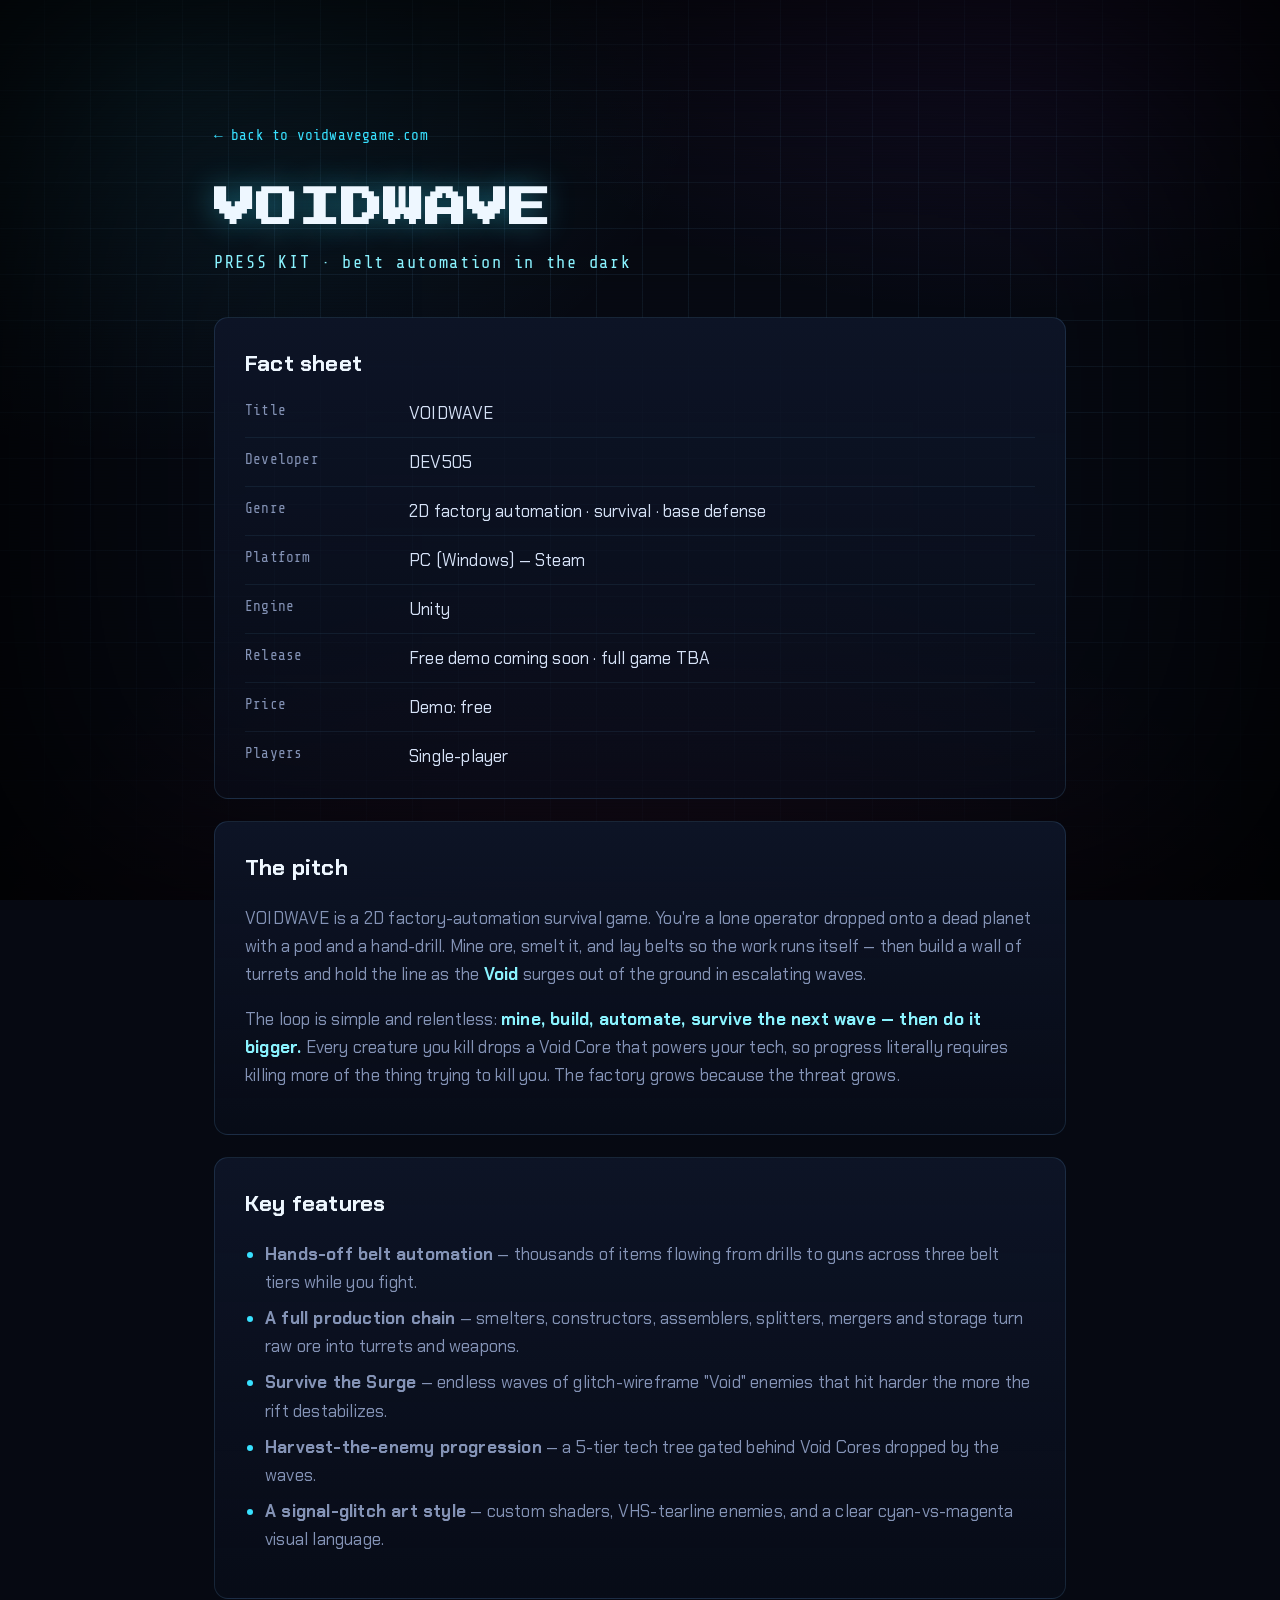
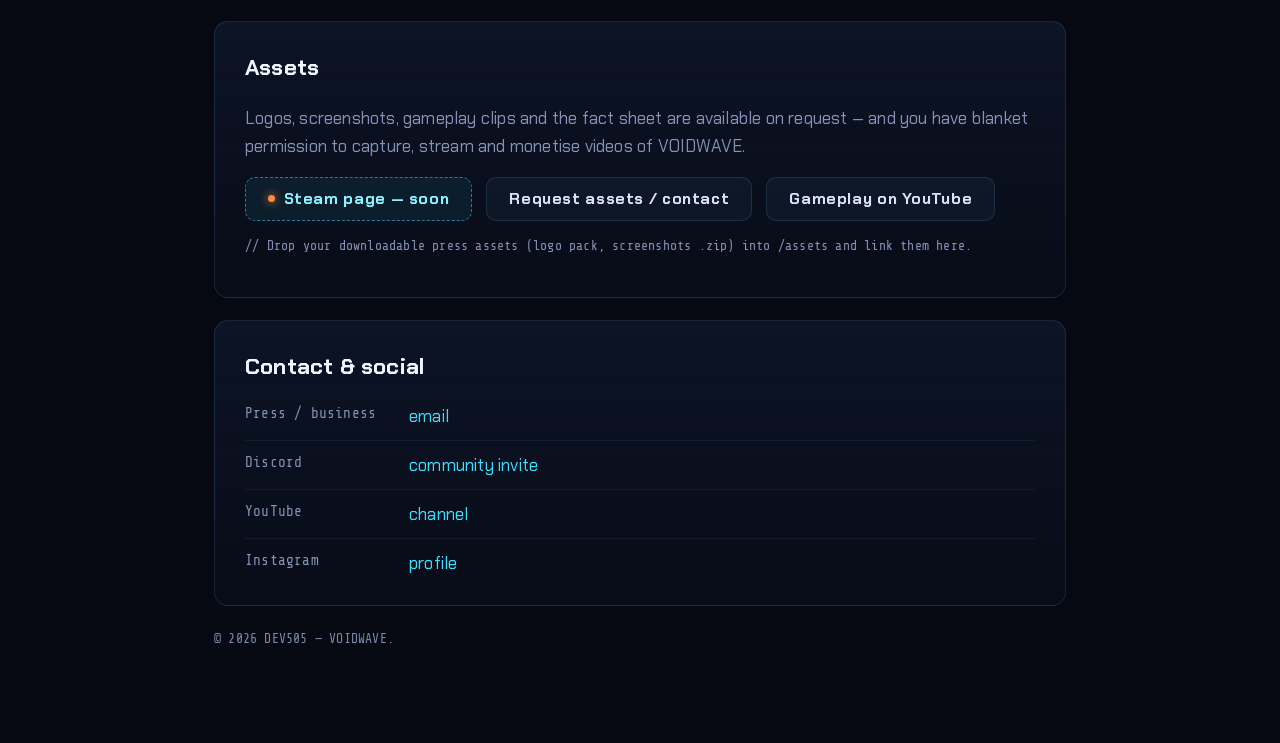
<file: presskit.html>
<!DOCTYPE html>
<html lang="en">
<head>
  <meta charset="UTF-8" />
  <meta name="viewport" content="width=device-width, initial-scale=1.0" />
  <title>VOIDWAVE — Press Kit</title>
  <meta name="description" content="Press kit for VOIDWAVE — a 2D factory-automation survival game. Fact sheet, description, features, and assets for press and content creators." />
  <meta name="theme-color" content="#060912" />
  <link rel="icon" type="image/svg+xml" href="assets/img/favicon.svg" />
  <link rel="preconnect" href="https://fonts.googleapis.com" />
  <link rel="preconnect" href="https://fonts.gstatic.com" crossorigin />
  <link href="https://fonts.googleapis.com/css2?family=Press+Start+2P&family=Chakra+Petch:wght@400;500;600;700&family=Share+Tech+Mono&display=swap" rel="stylesheet" />
  <link rel="stylesheet" href="css/style.css?v=202607012142" />
  <style>
    .pk-wrap { max-width: 900px; margin-inline: auto; padding: 120px 24px 80px; }
    .pk-back { font-family: var(--font-mono); color: var(--cyan); font-size: .9rem; }
    .pk-back:hover { color: var(--cyan-bri); }
    .pk-title { font-family: var(--font-disp); color: var(--white); font-size: clamp(1.6rem,5vw,2.6rem);
      margin: 26px 0 6px; text-shadow: 0 0 30px rgba(56,225,255,.4); }
    .pk-sub { font-family: var(--font-mono); color: var(--cyan-bri); letter-spacing: .1em; margin: 0 0 40px; }
    .pk-block { border: 1px solid var(--line); border-radius: var(--radius); padding: 28px 30px; margin-bottom: 22px;
      background: linear-gradient(180deg, var(--panel), rgba(10,15,29,.5)); }
    .pk-block h2 { font-family: var(--font-ui); font-weight: 700; color: var(--white); font-size: 1.4rem; margin: 0 0 16px; }
    .pk-facts { list-style: none; margin: 0; padding: 0; display: grid; gap: 10px; }
    .pk-facts li { display: grid; grid-template-columns: 150px 1fr; gap: 14px; border-top: 1px solid var(--line-soft); padding-top: 10px; }
    .pk-facts li:first-child { border-top: 0; padding-top: 0; }
    .pk-facts b { color: var(--muted); font-weight: 500; font-family: var(--font-mono); font-size: .9rem; }
    .pk-facts span { color: var(--text); }
    .pk-block p { color: var(--muted); }
    .pk-block p strong { color: var(--cyan-bri); }
    .pk-list { color: var(--muted); padding-left: 20px; }
    .pk-list li { margin-bottom: 8px; }
    .pk-list li::marker { color: var(--cyan); }
    .pk-assets { display: flex; gap: 14px; flex-wrap: wrap; }
    .pk-note { font-family: var(--font-mono); font-size: .82rem; color: var(--dim); margin-top: 14px; }
  </style>
</head>
<body>
  <div class="bg" aria-hidden="true">
    <div class="bg-grid"></div>
    <div class="bg-scanlines"></div>
    <div class="bg-vignette"></div>
  </div>

  <div class="pk-wrap">
    <a class="pk-back" href="index.html">← back to voidwavegame.com</a>
    <h1 class="pk-title">VOIDWAVE</h1>
    <p class="pk-sub">PRESS KIT · belt automation in the dark</p>

    <div class="pk-block">
      <h2>Fact sheet</h2>
      <ul class="pk-facts">
        <li><b>Title</b><span>VOIDWAVE</span></li>
        <li><b>Developer</b><span data-studio>DEV505</span></li>
        <li><b>Genre</b><span>2D factory automation · survival · base defense</span></li>
        <li><b>Platform</b><span>PC (Windows) — Steam</span></li>
        <li><b>Engine</b><span>Unity</span></li>
        <li><b>Release</b><span>Free demo coming soon · full game TBA</span></li>
        <li><b>Price</b><span>Demo: free</span></li>
        <li><b>Players</b><span>Single-player</span></li>
      </ul>
    </div>

    <div class="pk-block">
      <h2>The pitch</h2>
      <p>VOIDWAVE is a 2D factory-automation survival game. You're a lone operator dropped onto a
        dead planet with a pod and a hand-drill. Mine ore, smelt it, and lay belts so the work runs
        itself — then build a wall of turrets and hold the line as the <strong>Void</strong> surges
        out of the ground in escalating waves.</p>
      <p>The loop is simple and relentless: <strong>mine, build, automate, survive the next wave —
        then do it bigger.</strong> Every creature you kill drops a Void Core that powers your tech,
        so progress literally requires killing more of the thing trying to kill you. The factory
        grows because the threat grows.</p>
    </div>

    <div class="pk-block">
      <h2>Key features</h2>
      <ul class="pk-list">
        <li><strong>Hands-off belt automation</strong> — thousands of items flowing from drills to guns across three belt tiers while you fight.</li>
        <li><strong>A full production chain</strong> — smelters, constructors, assemblers, splitters, mergers and storage turn raw ore into turrets and weapons.</li>
        <li><strong>Survive the Surge</strong> — endless waves of glitch-wireframe "Void" enemies that hit harder the more the rift destabilizes.</li>
        <li><strong>Harvest-the-enemy progression</strong> — a 5-tier tech tree gated behind Void Cores dropped by the waves.</li>
        <li><strong>A signal-glitch art style</strong> — custom shaders, VHS-tearline enemies, and a clear cyan-vs-magenta visual language.</li>
      </ul>
    </div>

    <div class="pk-block">
      <h2>Assets</h2>
      <p>Logos, screenshots, gameplay clips and the fact sheet are available on request — and you have
        blanket permission to capture, stream and monetise videos of VOIDWAVE.</p>
      <div class="pk-assets">
        <a class="btn btn-primary" data-link="steam" data-soon="Steam page — soon" href="#" target="_blank" rel="noopener"><span class="btn-label">Steam page</span></a>
        <a class="btn btn-ghost" data-link="press" href="#">Request assets / contact</a>
        <a class="btn btn-ghost" data-link="youtube" href="#" target="_blank" rel="noopener">Gameplay on YouTube</a>
      </div>
      <p class="pk-note">// Drop your downloadable press assets (logo pack, screenshots .zip) into /assets and link them here.</p>
    </div>

    <div class="pk-block">
      <h2>Contact &amp; social</h2>
      <ul class="pk-facts">
        <li><b>Press / business</b><span><a data-link="press" href="#" style="color:var(--cyan)">email</a></span></li>
        <li><b>Discord</b><span><a data-link="discord" href="#" target="_blank" rel="noopener" style="color:var(--cyan)">community invite</a></span></li>
        <li><b>YouTube</b><span><a data-link="youtube" href="#" target="_blank" rel="noopener" style="color:var(--cyan)">channel</a></span></li>
        <li><b>Instagram</b><span><a data-link="instagram" href="#" target="_blank" rel="noopener" style="color:var(--cyan)">profile</a></span></li>
      </ul>
    </div>

    <p class="pk-note">© <span id="year">2026</span> <span data-studio>DEV505</span> — VOIDWAVE.</p>
  </div>

  <script src="js/config.js?v=202607012142"></script>
  <script src="js/main.js?v=202607012142"></script>
</body>
</html>
</file>
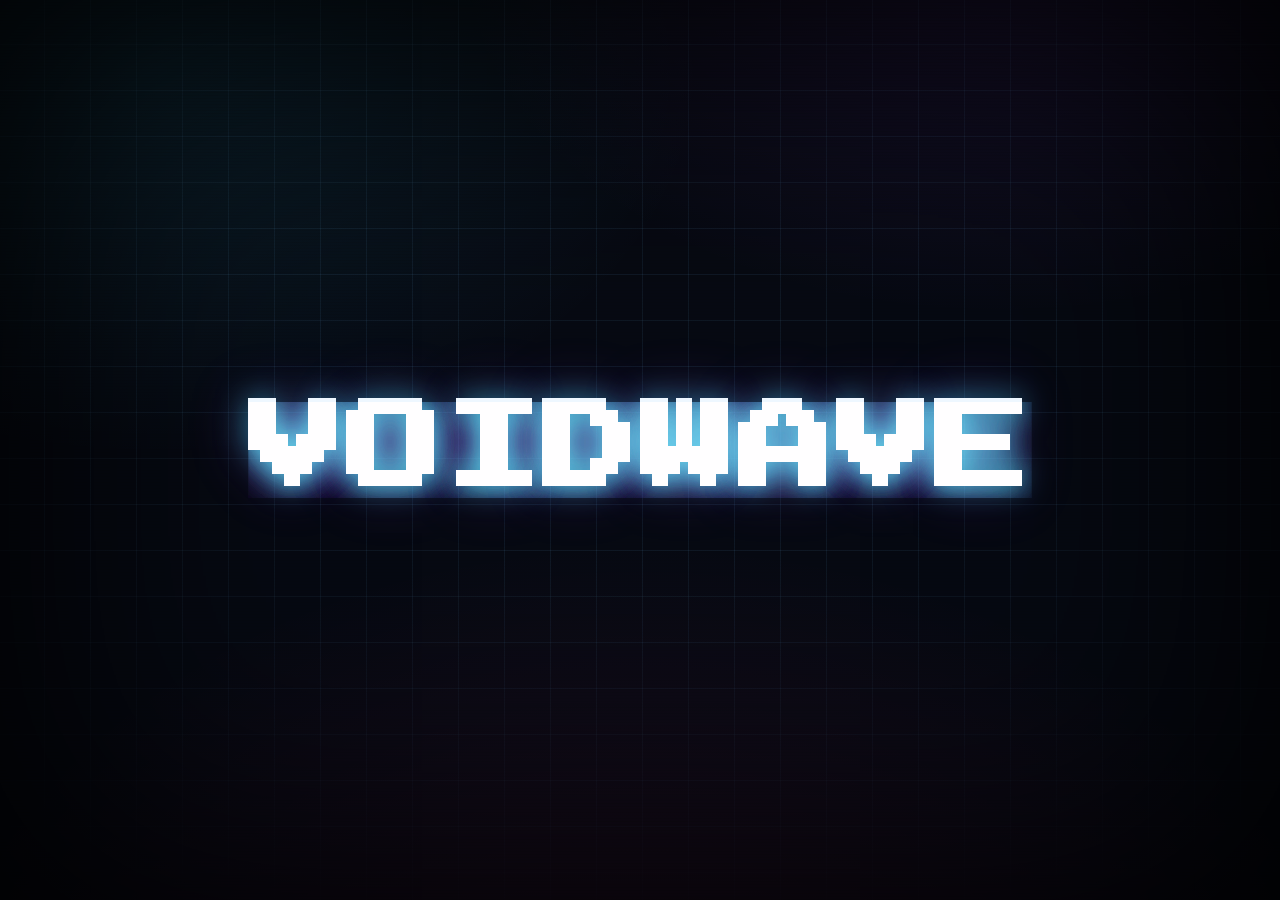
<file: splash.html>
<!DOCTYPE html>
<html lang="en">
<head>
  <meta charset="UTF-8" />
  <meta name="viewport" content="width=device-width, initial-scale=1.0" />
  <title>VOIDWAVE</title>
  <meta name="robots" content="noindex" />
  <meta name="theme-color" content="#060912" />
  <link rel="icon" type="image/svg+xml" href="assets/img/favicon.svg" />

  <link rel="preconnect" href="https://fonts.googleapis.com" />
  <link rel="preconnect" href="https://fonts.gstatic.com" crossorigin />
  <link href="https://fonts.googleapis.com/css2?family=Press+Start+2P&family=Chakra+Petch:wght@400;500;600;700&family=Share+Tech+Mono&display=swap" rel="stylesheet" />

  <!-- reuse the main site's styles so the logo + glitch effect are identical -->
  <link rel="stylesheet" href="css/style.css?v=202607012142" />

  <style>
    /* full-screen, dead-centre, nothing else */
    .splash {
      position: relative; z-index: 1;
      min-height: 100svh; display: grid; place-items: center;
      padding: 24px; text-align: center;
    }
    .splash .hero-title {
      margin: 0;
      font-size: clamp(1.8rem, 9vw, 6rem);
    }
  </style>
</head>
<body>
  <!-- same ambient void background as the main page -->
  <div class="bg" aria-hidden="true">
    <div class="bg-grid"></div>
    <div class="bg-blocks" id="bgBlocks"></div>
    <div class="bg-scanlines"></div>
    <div class="bg-vignette"></div>
  </div>

  <main class="splash">
    <h1 class="hero-title glitch" data-text="VOIDWAVE">VOIDWAVE</h1>
  </main>

  <script>
    /* drifting background blocks — the same effect as the main page */
    (function () {
      if (window.matchMedia('(prefers-reduced-motion: reduce)').matches) { return; }
      var host = document.getElementById('bgBlocks');
      if (!host) { return; }
      var n = window.innerWidth < 720 ? 7 : 14;
      var frag = document.createDocumentFragment();
      for (var i = 0; i < n; i++) {
        var b = document.createElement('i');
        var size = 14 + Math.random() * 60;
        b.style.left = (Math.random() * 100) + 'vw';
        b.style.width = size + 'px';
        b.style.height = size + 'px';
        b.style.bottom = '-80px';
        b.style.animationDuration = (16 + Math.random() * 26) + 's';
        b.style.animationDelay = (-Math.random() * 30) + 's';
        b.style.opacity = (0.25 + Math.random() * 0.5).toFixed(2);
        frag.appendChild(b);
      }
      host.appendChild(frag);
    })();
  </script>
</body>
</html>
</file>
<file: css/style.css>
/* =====================================================================
   VOIDWAVE — landing page styles
   Color language (from the game): cyan = your infrastructure,
   magenta/purple = the Void, orange = heat & smelting.
   ===================================================================== */

:root {
  --bg:        #060912;
  --bg-2:      #0a0f1d;
  --panel:     #0d1426;
  --panel-2:   #111a30;
  --line:      rgba(120, 200, 255, 0.14);
  --line-soft: rgba(120, 200, 255, 0.08);

  --cyan:      #38e1ff;
  --cyan-bri:  #8af3ff;
  --magenta:   #ff2d9b;
  --pink:      #ff5bb0;
  --purple:    #a44bff;
  --orange:    #ff8a3d;

  --text:      #d6e2f7;
  --muted:     #8493b6;
  --dim:       #7c89ab; /* AA-contrast on --bg for small text */
  --white:     #eef7ff;

  --maxw: 1180px;
  --radius: 14px;
  --ease: cubic-bezier(.2, .7, .2, 1);

  --font-disp: 'Press Start 2P', monospace;
  --font-ui:   'Chakra Petch', system-ui, sans-serif;
  --font-mono: 'Share Tech Mono', ui-monospace, monospace;
}

* { box-sizing: border-box; }

html { scroll-behavior: smooth; }

body {
  margin: 0;
  background: var(--bg);
  color: var(--text);
  font-family: var(--font-ui);
  font-size: 17px;
  line-height: 1.65;
  letter-spacing: .2px;
  overflow-x: hidden;
  -webkit-font-smoothing: antialiased;
}

img, video { display: block; max-width: 100%; }
a { color: inherit; text-decoration: none; }

.wrap { width: 100%; max-width: var(--maxw); margin-inline: auto; padding-inline: 24px; }

.skip-link {
  position: fixed; top: -60px; left: 16px; z-index: 200;
  background: var(--cyan); color: #04121a; padding: 10px 16px;
  border-radius: 8px; font-weight: 700; transition: top .2s;
}
.skip-link:focus { top: 16px; }

:focus-visible { outline: 2px solid var(--cyan); outline-offset: 3px; border-radius: 4px; }

/* ============ ambient background ============ */
.bg { position: fixed; inset: 0; z-index: -2; overflow: hidden;
  background:
    radial-gradient(900px 600px at 78% -5%, rgba(164,75,255,.12), transparent 60%),
    radial-gradient(1000px 700px at 12% 8%, rgba(56,225,255,.10), transparent 55%),
    radial-gradient(1200px 900px at 50% 120%, rgba(255,45,155,.10), transparent 60%),
    var(--bg);
}
.bg-grid {
  position: absolute; inset: -2px;
  background-image:
    linear-gradient(var(--line-soft) 1px, transparent 1px),
    linear-gradient(90deg, var(--line-soft) 1px, transparent 1px);
  background-size: 46px 46px;
  mask-image: radial-gradient(ellipse 90% 80% at 50% 30%, #000 40%, transparent 100%);
}
.bg-blocks { position: absolute; inset: 0; }
.bg-blocks i {
  position: absolute; display: block; border: 1px solid rgba(120,200,255,.18);
  background: rgba(120,200,255,.03); animation: drift linear infinite;
}
@keyframes drift {
  from { transform: translateY(20px); opacity: 0; }
  10%  { opacity: .7; }
  90%  { opacity: .7; }
  to   { transform: translateY(-110vh); opacity: 0; }
}
.bg-scanlines {
  position: absolute; inset: 0; pointer-events: none; opacity: .35;
  background: repeating-linear-gradient(transparent 0 2px, rgba(0,0,0,.22) 2px 3px);
  mix-blend-mode: overlay;
}
.bg-vignette { position: absolute; inset: 0; pointer-events: none;
  box-shadow: inset 0 0 360px 60px rgba(0,0,0,.85); }

/* ============ buttons ============ */
.btn {
  --c: var(--cyan);
  display: inline-flex; align-items: center; gap: .55em;
  font-family: var(--font-ui); font-weight: 700; font-size: .98rem;
  letter-spacing: .04em; line-height: 1;
  padding: 13px 22px; border-radius: 10px; cursor: pointer;
  border: 1px solid transparent; transition: transform .18s var(--ease), box-shadow .2s, background .2s;
  white-space: nowrap;
}
.btn-lg { padding: 17px 30px; font-size: 1.05rem; }
.btn-ico { color: inherit; font-size: .85em; transform: translateY(-1px); }

.btn-primary {
  color: #06101a;
  background: linear-gradient(135deg, var(--cyan), #34c8ff 55%, var(--cyan-bri));
  box-shadow: 0 0 0 1px rgba(138,243,255,.5), 0 10px 30px -8px rgba(56,225,255,.6);
}
.btn-primary:hover { transform: translateY(-2px); box-shadow: 0 0 0 1px rgba(138,243,255,.8), 0 16px 40px -8px rgba(56,225,255,.75); }

.btn-ghost {
  color: var(--text);
  background: rgba(120,200,255,.05);
  border-color: var(--line);
}
.btn-ghost:hover { transform: translateY(-2px); border-color: var(--cyan); color: var(--white); background: rgba(56,225,255,.1); }

.btn-wishlist {
  color: #06101a; background: linear-gradient(135deg, var(--cyan), var(--cyan-bri));
  padding: 10px 16px; font-size: .9rem;
  box-shadow: 0 0 22px -6px rgba(56,225,255,.7);
}
.btn-wishlist:hover { transform: translateY(-1px); }

/* "Coming soon" Steam state (set steamLive:true in config to switch to a live link) */
.btn.is-soon {
  cursor: default; color: var(--cyan-bri);
  background: rgba(56,225,255,.07);
  border: 1px dashed rgba(56,225,255,.5);
  box-shadow: none;
}
.btn.is-soon:hover { transform: none; box-shadow: none; background: rgba(56,225,255,.07); }
.btn.is-soon .btn-ico { display: none; }
.btn.is-soon::before {
  content: ''; flex: none; width: 7px; height: 7px; border-radius: 50%;
  background: var(--orange); box-shadow: 0 0 10px var(--orange);
  animation: blink 1.6s steps(1) infinite;
}

/* ============ nav ============ */
.nav {
  position: fixed; top: 0; left: 0; right: 0; z-index: 100;
  transition: background .3s, border-color .3s, backdrop-filter .3s;
  border-bottom: 1px solid transparent;
}
.nav.scrolled {
  background: rgba(8,12,22,.82); backdrop-filter: blur(12px);
  border-bottom-color: var(--line);
}
.nav-inner {
  max-width: var(--maxw); margin-inline: auto; padding: 14px 24px;
  display: flex; align-items: center; gap: 22px;
}
.brand { display: inline-flex; align-items: center; gap: 12px; }
.brand-ring {
  width: 20px; height: 20px; border-radius: 50%; flex: none;
  border: 2px solid var(--cyan-bri);
  background: radial-gradient(circle at 50% 50%, #fff 0 18%, var(--pink) 30%, var(--purple) 60%, #160024 100%);
  box-shadow: 0 0 14px -2px var(--cyan), inset 0 0 6px rgba(0,0,0,.6);
}
.brand-name {
  font-family: var(--font-disp); font-size: .82rem; letter-spacing: .08em;
  color: var(--white); text-shadow: 0 0 16px rgba(56,225,255,.55);
}
.nav-menu { display: flex; align-items: center; flex: 1; gap: 22px; }
.nav-links { display: flex; gap: 26px; margin-right: auto; }
.nav-links a {
  font-size: .95rem; color: var(--muted); font-weight: 500;
  position: relative; padding: 4px 0; transition: color .2s;
}
.nav-links a::after {
  content: ''; position: absolute; left: 0; bottom: -2px; height: 2px; width: 0;
  background: var(--cyan); transition: width .25s var(--ease); box-shadow: 0 0 8px var(--cyan);
}
.nav-links a:hover { color: var(--white); }
.nav-links a:hover::after { width: 100%; }
.nav-actions { display: flex; align-items: center; gap: 14px; }
.social-ico {
  color: var(--muted); display: inline-grid; place-items: center;
  width: 34px; height: 34px; border-radius: 8px; transition: color .2s, background .2s, transform .2s;
}
.social-ico:hover { color: var(--white); background: rgba(120,200,255,.08); transform: translateY(-2px); }

/* pixel-art icons (sprite referenced via <use>) */
.px-defs { position: absolute; width: 0; height: 0; overflow: hidden; }
.px-ico { display: block; color: inherit; shape-rendering: crispEdges; image-rendering: pixelated; }

.nav-burger {
  display: none; flex-direction: column; gap: 5px; width: 42px; height: 38px;
  background: none; border: 1px solid var(--line); border-radius: 9px; cursor: pointer;
  align-items: center; justify-content: center;
}
.nav-burger span { width: 18px; height: 2px; background: var(--text); transition: .25s; }
.nav-burger[aria-expanded="true"] span:nth-child(1) { transform: translateY(7px) rotate(45deg); }
.nav-burger[aria-expanded="true"] span:nth-child(2) { opacity: 0; }
.nav-burger[aria-expanded="true"] span:nth-child(3) { transform: translateY(-7px) rotate(-45deg); }

/* ============ hero ============ */
.hero {
  position: relative; min-height: 100svh;
  display: flex; flex-direction: column; align-items: center; justify-content: center;
  text-align: center; padding: 120px 24px 80px; overflow: hidden;
}
.hero-media { position: absolute; inset: 0; z-index: -1; }
.hero-video {
  position: absolute; inset: 0; width: 100%; height: 100%; object-fit: cover;
  opacity: .32; filter: saturate(1.15) contrast(1.05);
  animation: heroFade 1.6s var(--ease) both;
}
@keyframes heroFade { from { opacity: 0; } to { opacity: .32; } }
.hero-media-fade {
  position: absolute; inset: 0; z-index: 1;
  background:
    radial-gradient(closest-side at 50% 44%, transparent 30%, rgba(6,9,18,.55) 75%, var(--bg) 100%),
    linear-gradient(to bottom, rgba(6,9,18,.5), transparent 30% 60%, var(--bg) 96%);
}

/* WebGL black-hole layer (progressive enhancement over the CSS .void-ring) */
.hero-shader {
  position: absolute; inset: 0; width: 100%; height: 100%;
  display: block; opacity: 0; pointer-events: none;
  transition: opacity 1.2s var(--ease);
}
.shader-on .hero-shader { opacity: 1; }
.shader-on .hero-video  { opacity: 0; }          /* still decoding — feeds the shader as a texture */
.shader-on .void-ring   { display: none; }       /* shader draws its own ring */

/* the void ring — a pure-CSS black hole */
.void-ring {
  position: absolute; top: 42%; left: 50%; translate: -50% -50%;
  width: min(620px, 86vw); aspect-ratio: 1; z-index: -1; pointer-events: none;
}
.void-ring .vr-orbit, .void-ring .vr-glow, .void-ring .vr-core {
  position: absolute; inset: 0; margin: auto; border-radius: 50%;
}
.vr-orbit {
  border: 2px solid rgba(170,240,255,.85);
  box-shadow: 0 0 60px 6px rgba(56,225,255,.55), inset 0 0 50px 4px rgba(56,225,255,.35);
  animation: ringSpin 26s linear infinite, ringPulse 6s ease-in-out infinite;
}
.vr-glow {
  width: 46%; height: 46%;
  background: radial-gradient(circle, rgba(255,91,176,.55), rgba(164,75,255,.25) 55%, transparent 72%);
  filter: blur(8px); animation: ringPulse 5s ease-in-out infinite;
}
.vr-core {
  width: 30%; height: 30%;
  background: radial-gradient(circle at 50% 50%, #fff 0 12%, var(--pink) 26%, var(--purple) 55%, #12001f 78%, transparent 82%);
  box-shadow: 0 0 60px 10px rgba(255,45,155,.45);
}
.vr-core::after {
  content: ''; position: absolute; inset: 0; margin: auto; width: 16%; height: 16%;
  background: #060009; border-radius: 50%; box-shadow: 0 0 18px 3px rgba(0,0,0,.9);
}
@keyframes ringSpin { to { transform: rotate(360deg); } }
@keyframes ringPulse { 0%,100% { opacity: .85; } 50% { opacity: 1; filter: brightness(1.18); } }

.hero-content { position: relative; max-width: 760px; }
.eyebrow {
  display: inline-flex; align-items: center; gap: 9px;
  font-family: var(--font-mono); font-size: .8rem; letter-spacing: .28em; text-transform: uppercase;
  color: var(--cyan-bri); margin: 0 0 22px;
  border: 1px solid var(--line); border-radius: 100px; padding: 7px 16px;
  background: rgba(56,225,255,.05);
}
.eyebrow .dot { width: 7px; height: 7px; border-radius: 50%; background: var(--magenta);
  box-shadow: 0 0 10px var(--magenta); animation: blink 1.8s steps(1) infinite; }
@keyframes blink { 50% { opacity: .25; } }

.hero-title {
  font-family: var(--font-disp); color: var(--white);
  font-size: clamp(1.7rem, 7.4vw, 5.2rem); line-height: 1; margin: 0 0 18px;
  letter-spacing: .02em; word-break: break-word; text-shadow: 0 0 30px rgba(56,225,255,.5), 0 0 60px rgba(164,75,255,.3);
}
.hero-tagline {
  font-family: var(--font-mono); color: var(--cyan-bri);
  font-size: clamp(1rem, 2.6vw, 1.5rem); letter-spacing: .12em; margin: 0 0 22px;
}
.hero-sub { color: var(--muted); font-size: 1.12rem; max-width: 620px; margin: 0 auto 34px; }
.hero-cta { display: flex; gap: 16px; justify-content: center; flex-wrap: wrap; }
.hero-cta.center { margin-top: 8px; }
.hero-note { margin-top: 22px; font-family: var(--font-mono); font-size: .85rem; color: var(--dim); letter-spacing: .05em; }

.scroll-cue {
  position: absolute; bottom: 26px; left: 50%; translate: -50% 0;
  width: 26px; height: 42px; border: 2px solid var(--line); border-radius: 14px;
  display: grid; place-items: start center; padding-top: 7px;
}
.scroll-cue span { width: 4px; height: 8px; border-radius: 2px; background: var(--cyan);
  box-shadow: 0 0 8px var(--cyan); animation: scrollDot 1.6s var(--ease) infinite; }
@keyframes scrollDot { 0% { transform: translateY(0); opacity: 1; } 70% { transform: translateY(14px); opacity: 0; } 100% { opacity: 0; } }

/* glitch text */
.glitch { position: relative; }
.glitch::before, .glitch::after {
  content: attr(data-text); position: absolute; inset: 0; pointer-events: none;
  clip-path: inset(0 0 0 0);
}
.glitch::before { color: var(--cyan); animation: glitchA 4.2s infinite steps(2); mix-blend-mode: screen; }
.glitch::after  { color: var(--magenta); animation: glitchB 3.4s infinite steps(2); mix-blend-mode: screen; }
@keyframes glitchA { 0%,92%,100% { transform: translate(0); opacity:0; } 93% { transform: translate(-3px,1px); opacity:.9; } 96% { transform: translate(2px,-1px); opacity:.6; } }
@keyframes glitchB { 0%,90%,100% { transform: translate(0); opacity:0; } 91% { transform: translate(3px,-1px); opacity:.9; } 95% { transform: translate(-2px,1px); opacity:.5; } }

/* ============ marquee ============ */
.marquee { overflow: hidden; border-block: 1px solid var(--line); background: rgba(8,12,22,.5);
  padding: 14px 0; }
.marquee-track { display: flex; width: max-content; animation: marquee 55s linear infinite; }
.marquee-group { display: flex; align-items: center; gap: 32px; padding-right: 32px; flex: none; }
.marquee span { font-family: var(--font-disp); font-size: .82rem; color: var(--muted); letter-spacing: .05em; white-space: nowrap; }
.marquee i { color: var(--magenta); font-style: normal; }
@keyframes marquee { from { transform: translateX(0); } to { transform: translateX(-50%); } }

/* ============ sections ============ */
.section { padding: clamp(70px, 11vw, 130px) 0; position: relative; }
.kicker { font-family: var(--font-mono); color: var(--cyan); letter-spacing: .2em; text-transform: uppercase;
  font-size: .82rem; margin: 0 0 14px; }
.h2 { font-family: var(--font-ui); font-weight: 700; color: var(--white);
  font-size: clamp(1.8rem, 4.4vw, 3rem); line-height: 1.08; margin: 0 0 18px; letter-spacing: -.01em; }
.h3 { font-family: var(--font-ui); font-weight: 700; color: var(--white); font-size: clamp(1.3rem, 2.6vw, 1.7rem); margin: 0 0 14px; }
.lead { font-size: 1.25rem; color: var(--text); margin: 0 0 18px; }
.body { color: var(--muted); margin: 0 0 16px; }
.body strong, .lead strong { color: var(--cyan-bri); font-weight: 700; }
.section-head { max-width: 720px; margin: 0 auto clamp(40px, 6vw, 64px); text-align: center; }
.section-sub { color: var(--muted); font-size: 1.1rem; margin: 0; }

/* about */
.about-grid { display: grid; grid-template-columns: 1.35fr 1fr; gap: clamp(34px, 6vw, 76px); align-items: center; }
.stat-list { list-style: none; margin: 0; padding: 0; display: grid; gap: 14px; }
.stat-list li {
  display: grid; grid-template-columns: auto 1fr; align-items: baseline; gap: 16px;
  padding: 18px 20px; border: 1px solid var(--line); border-radius: var(--radius);
  background: linear-gradient(180deg, var(--panel), rgba(13,20,38,.4));
}
.stat-list b { font-family: var(--font-disp); font-size: 1.15rem; color: var(--cyan-bri); letter-spacing: .02em; }
.stat-list span { color: var(--muted); font-size: .98rem; }

/* core loop */
.loop-grid { display: grid; grid-template-columns: repeat(4, 1fr); gap: 20px; }
.card {
  position: relative; border: 1px solid var(--line); border-radius: var(--radius);
  background: linear-gradient(180deg, var(--panel), rgba(10,15,29,.55));
  overflow: hidden; transition: transform .25s var(--ease), border-color .25s, box-shadow .25s;
}
.card::before {
  content: ''; position: absolute; inset: 0; pointer-events: none; opacity: .6;
  background: radial-gradient(120px 80px at 100% 0, var(--glow, transparent), transparent 70%);
}
.loop-card { padding: 26px 24px 28px; }
.loop-card[data-accent="cyan"]    { --glow: rgba(56,225,255,.22); }
.loop-card[data-accent="orange"]  { --glow: rgba(255,138,61,.22); }
.loop-card[data-accent="magenta"] { --glow: rgba(255,45,155,.22); }
.loop-card[data-accent="purple"]  { --glow: rgba(164,75,255,.22); }
.loop-card:hover { transform: translateY(-6px); border-color: rgba(120,200,255,.4); box-shadow: 0 24px 50px -24px rgba(0,0,0,.8); }
.loop-num { font-family: var(--font-disp); font-size: .9rem; color: var(--dim); display: block; margin-bottom: 18px; }
.loop-card h3 { font-family: var(--font-ui); font-weight: 700; color: var(--white); font-size: 1.3rem; margin: 0 0 10px; }
.loop-card p { color: var(--muted); font-size: .98rem; margin: 0; }

/* feature rows */
.feature-row { display: grid; grid-template-columns: 1fr 1fr; gap: clamp(32px, 6vw, 70px);
  align-items: center; margin-bottom: clamp(60px, 9vw, 110px); }
.feature-row:last-child { margin-bottom: 0; }
.feature-row.reverse .feature-text { order: 2; }
.ticks { list-style: none; margin: 18px 0 0; padding: 0; display: grid; gap: 11px; }
.ticks li { position: relative; padding-left: 30px; color: var(--text); font-size: 1rem; }
.ticks li::before {
  content: '◢'; position: absolute; left: 0; top: 1px; color: var(--cyan);
  font-size: .8rem; text-shadow: 0 0 8px var(--cyan);
}
.feature-media {
  position: relative; border: 1px solid var(--line); border-radius: var(--radius); overflow: hidden;
  aspect-ratio: 16 / 10; background: var(--bg-2);
  box-shadow: 0 30px 70px -30px rgba(0,0,0,.9), 0 0 0 1px rgba(56,225,255,.05);
}
.feature-media::after {
  content: ''; position: absolute; inset: 0; pointer-events: none;
  box-shadow: inset 0 0 70px rgba(0,0,0,.6);
  background: repeating-linear-gradient(transparent 0 3px, rgba(0,0,0,.12) 3px 4px); opacity: .5;
}
.feature-media .clip { width: 100%; height: 100%; object-fit: cover; }

/* the void */
.void-grid { display: flex; flex-wrap: wrap; justify-content: center; gap: 16px; }
.void-card { flex: 1 1 160px; max-width: 200px; padding: 26px 18px; text-align: center; }
.void-card:hover { transform: translateY(-6px); border-color: rgba(255,45,155,.45); box-shadow: 0 24px 50px -24px rgba(255,45,155,.3); }
.void-card h3 { font-family: var(--font-ui); font-weight: 700; color: var(--white); font-size: 1.12rem; margin: 16px 0 4px; }
.vc-role { font-family: var(--font-mono); font-size: .78rem; letter-spacing: .08em; color: var(--pink); margin: 0 0 16px; text-transform: uppercase; }
.vc-stats { display: grid; gap: 6px; margin: 0; }
.vc-stats div { display: flex; justify-content: space-between; font-size: .9rem;
  border-top: 1px solid var(--line-soft); padding-top: 6px; }
.vc-stats dt { color: var(--dim); margin: 0; }
.vc-stats dd { color: var(--text); margin: 0; font-family: var(--font-mono); }
/* enemy roster — real in-game capture GIFs in a framed "specimen" window */
.vc-gif {
  display: block; width: 118px; height: 118px; margin: 0 auto 8px;
  border-radius: 10px; border: 1px solid var(--line-soft);
  object-fit: cover; background: #0a0f1d;
}

/* "more incoming" teaser card — a glitching unknown specimen */
.vc-unknown {
  position: relative; display: grid; place-items: center; overflow: hidden;
  width: 118px; height: 118px; margin: 0 auto 8px;
  border-radius: 10px; border: 1px dashed rgba(255,91,176,.45); background: #0a0f1d;
}
.vc-unknown::before {
  content: ''; position: absolute; inset: 0; pointer-events: none;
  background: repeating-linear-gradient(transparent 0 3px, rgba(120,200,255,.06) 3px 4px);
}
.vc-q {
  position: relative; font-family: var(--font-disp); font-size: 2.5rem; line-height: 1;
  color: var(--white); text-shadow: 0 0 16px rgba(255,45,155,.6);
  animation: qPulse 2.6s ease-in-out infinite;
}
.vc-q::before, .vc-q::after { content: '?'; position: absolute; inset: 0; mix-blend-mode: screen; }
.vc-q::before { color: var(--cyan); animation: qGlitchA 3.2s infinite steps(2); }
.vc-q::after { color: var(--magenta); animation: qGlitchB 2.6s infinite steps(2); }
@keyframes qPulse { 0%,100% { opacity: .82; } 50% { opacity: 1; } }
@keyframes qGlitchA { 0%,90%,100% { transform: translate(0); opacity: 0; } 92% { transform: translate(-3px,1px); opacity: .9; } 96% { transform: translate(2px,-1px); opacity: .6; } }
@keyframes qGlitchB { 0%,88%,100% { transform: translate(0); opacity: 0; } 90% { transform: translate(3px,-1px); opacity: .9; } 95% { transform: translate(-2px,1px); opacity: .5; } }
.void-card-more .vc-role { color: var(--cyan-bri); }

/* media gallery */
.gallery { display: grid; grid-template-columns: repeat(3, 1fr); gap: 18px; }
.shot {
  position: relative; aspect-ratio: 16 / 10; border: 1px solid var(--line); border-radius: var(--radius);
  overflow: hidden; cursor: pointer; padding: 0; background: var(--bg-2);
  transition: transform .25s var(--ease), border-color .25s, box-shadow .25s;
}
.shot video { width: 100%; height: 100%; object-fit: cover; }
.shot .play {
  position: absolute; inset: 0; margin: auto; width: 56px; height: 56px;
  display: grid; place-items: center; border-radius: 50%; color: var(--white);
  background: rgba(6,9,18,.55); border: 1px solid rgba(170,240,255,.6); backdrop-filter: blur(4px);
  font-size: 1.1rem; padding-left: 4px; transition: transform .25s, background .25s; pointer-events: none;
}
.shot::after { content: ''; position: absolute; inset: 0; pointer-events: none;
  box-shadow: inset 0 0 60px rgba(0,0,0,.5); }
.shot:hover { transform: translateY(-5px); border-color: var(--cyan); box-shadow: 0 24px 50px -24px rgba(56,225,255,.4); }
.shot:hover .play { transform: scale(1.1); background: rgba(56,225,255,.25); }

/* cta band */
.cta-band { text-align: center; border-block: 1px solid var(--line);
  background:
    radial-gradient(600px 300px at 50% 0%, rgba(164,75,255,.14), transparent 70%),
    radial-gradient(700px 360px at 50% 100%, rgba(56,225,255,.1), transparent 70%); }
.cta-inner { position: relative; max-width: 720px; }
.cta-inner .void-ring.small { position: relative; top: auto; left: auto; translate: 0;
  width: 130px; margin: 0 auto 26px; }
.cta-inner .void-ring.small .vr-orbit { box-shadow: 0 0 30px 2px rgba(56,225,255,.5), inset 0 0 24px rgba(56,225,255,.3); }

/* community */
.community-grid { display: grid; grid-template-columns: repeat(3, 1fr); gap: 20px; }
.community-card { padding: 30px 26px; display: block; }
.community-card[data-accent="purple"]  { --glow: rgba(164,75,255,.26); }
.community-card[data-accent="magenta"] { --glow: rgba(255,45,155,.26); }
.community-card[data-accent="cyan"]    { --glow: rgba(56,225,255,.26); }
.community-card:hover { transform: translateY(-6px); border-color: rgba(120,200,255,.4); box-shadow: 0 24px 50px -24px rgba(0,0,0,.8); }
.cc-ico { display: inline-grid; place-items: center; width: 54px; height: 54px; border-radius: 12px;
  color: var(--white); background: rgba(120,200,255,.07); border: 1px solid var(--line); margin-bottom: 18px; }
.community-card h3 { font-family: var(--font-ui); font-weight: 700; color: var(--white); font-size: 1.3rem; margin: 0 0 8px; }
.community-card p { color: var(--muted); margin: 0 0 18px; }
.cc-go { font-family: var(--font-mono); color: var(--cyan); font-size: .92rem; letter-spacing: .04em; }

/* press */
.press-inner { display: flex; align-items: center; justify-content: space-between; gap: 30px;
  border: 1px solid var(--line); border-radius: var(--radius); padding: clamp(28px, 5vw, 48px);
  background: linear-gradient(180deg, var(--panel), rgba(10,15,29,.5)); flex-wrap: wrap; }
.press-inner .h2 { margin-bottom: 10px; }
.press-actions { display: flex; gap: 14px; flex-wrap: wrap; }

/* footer */
.footer { border-top: 1px solid var(--line); background: rgba(6,9,18,.7); padding-top: 56px; }
.footer-inner { display: grid; grid-template-columns: 1.4fr 1fr auto; gap: 30px; align-items: start;
  padding-bottom: 36px; }
.footer-tag { font-family: var(--font-mono); color: var(--dim); margin: 14px 0 0; font-size: .9rem; }
.footer-links { display: flex; flex-direction: column; gap: 10px; }
.footer-links a { color: var(--muted); font-size: .98rem; transition: color .2s; }
.footer-links a:hover { color: var(--cyan-bri); }
.footer-social { display: flex; gap: 10px; }
.footer-bottom { display: flex; justify-content: space-between; align-items: center; gap: 16px;
  border-top: 1px solid var(--line-soft); padding: 22px 0; flex-wrap: wrap; }
.footer-bottom p { margin: 0; color: var(--dim); font-size: .85rem; }
.footer-made { font-family: var(--font-mono); }

/* lightbox */
.lightbox {
  position: fixed; inset: 0; z-index: 300; display: none; place-items: center;
  background: rgba(4,6,12,.92); backdrop-filter: blur(8px); padding: 24px;
}
.lightbox.open { display: grid; }
.lb-video { width: min(1100px, 94vw); max-height: 86vh; border-radius: 12px;
  border: 1px solid var(--line); box-shadow: 0 40px 100px -30px #000; background: #000; }
.lb-close {
  position: absolute; top: 22px; right: 24px; width: 46px; height: 46px; border-radius: 10px;
  background: rgba(120,200,255,.08); border: 1px solid var(--line); color: var(--white);
  font-size: 1.2rem; cursor: pointer; transition: background .2s, transform .2s;
}
.lb-close:hover { background: rgba(255,45,155,.2); transform: rotate(90deg); }

/* ============ reveal ============ */
.reveal { opacity: 0; transform: translateY(26px); transition: opacity .7s var(--ease), transform .7s var(--ease); }
.reveal.in { opacity: 1; transform: none; }

/* ============ responsive ============ */
@media (max-width: 940px) {
  .nav-menu {
    position: fixed; inset: 64px 0 auto 0; flex-direction: column; align-items: stretch; gap: 0;
    background: rgba(8,12,22,.97); backdrop-filter: blur(14px); border-bottom: 1px solid var(--line);
    padding: 8px 24px 18px; transform: translateY(-130%); transition: transform .3s var(--ease); flex: none;
  }
  .nav-menu.open { transform: translateY(0); }
  .nav-links { flex-direction: column; gap: 0; margin-right: 0; }
  .nav-links a { padding: 14px 0; border-bottom: 1px solid var(--line-soft); width: 100%; }
  .nav-actions { justify-content: center; gap: 22px; padding: 16px 0 4px; }
  .nav-burger { display: flex; margin-left: auto; }
  .about-grid { grid-template-columns: 1fr; }
  .loop-grid { grid-template-columns: repeat(2, 1fr); }
  .void-grid { grid-template-columns: repeat(3, 1fr); }
  .feature-row, .feature-row.reverse { grid-template-columns: 1fr; }
  .feature-row.reverse .feature-text { order: 0; }
  .gallery { grid-template-columns: repeat(2, 1fr); }
  .community-grid { grid-template-columns: 1fr; }
  .footer-inner { grid-template-columns: 1fr 1fr; }
}
@media (max-width: 560px) {
  body { font-size: 16px; }
  .nav-menu { top: 62px; }
  .loop-grid { grid-template-columns: 1fr; }
  .void-grid { grid-template-columns: 1fr 1fr; }
  .gallery { grid-template-columns: 1fr; }
  .footer-inner { grid-template-columns: 1fr; }
  .press-inner { flex-direction: column; align-items: flex-start; }
  .hero-cta .btn { width: 100%; justify-content: center; }
}

/* ============ reduced motion ============ */
@media (prefers-reduced-motion: reduce) {
  *, *::before, *::after { animation-duration: .001ms !important; animation-iteration-count: 1 !important; transition-duration: .001ms !important; scroll-behavior: auto !important; }
  .hero-video { display: none; }
  .reveal { opacity: 1; transform: none; }
}
</file>
